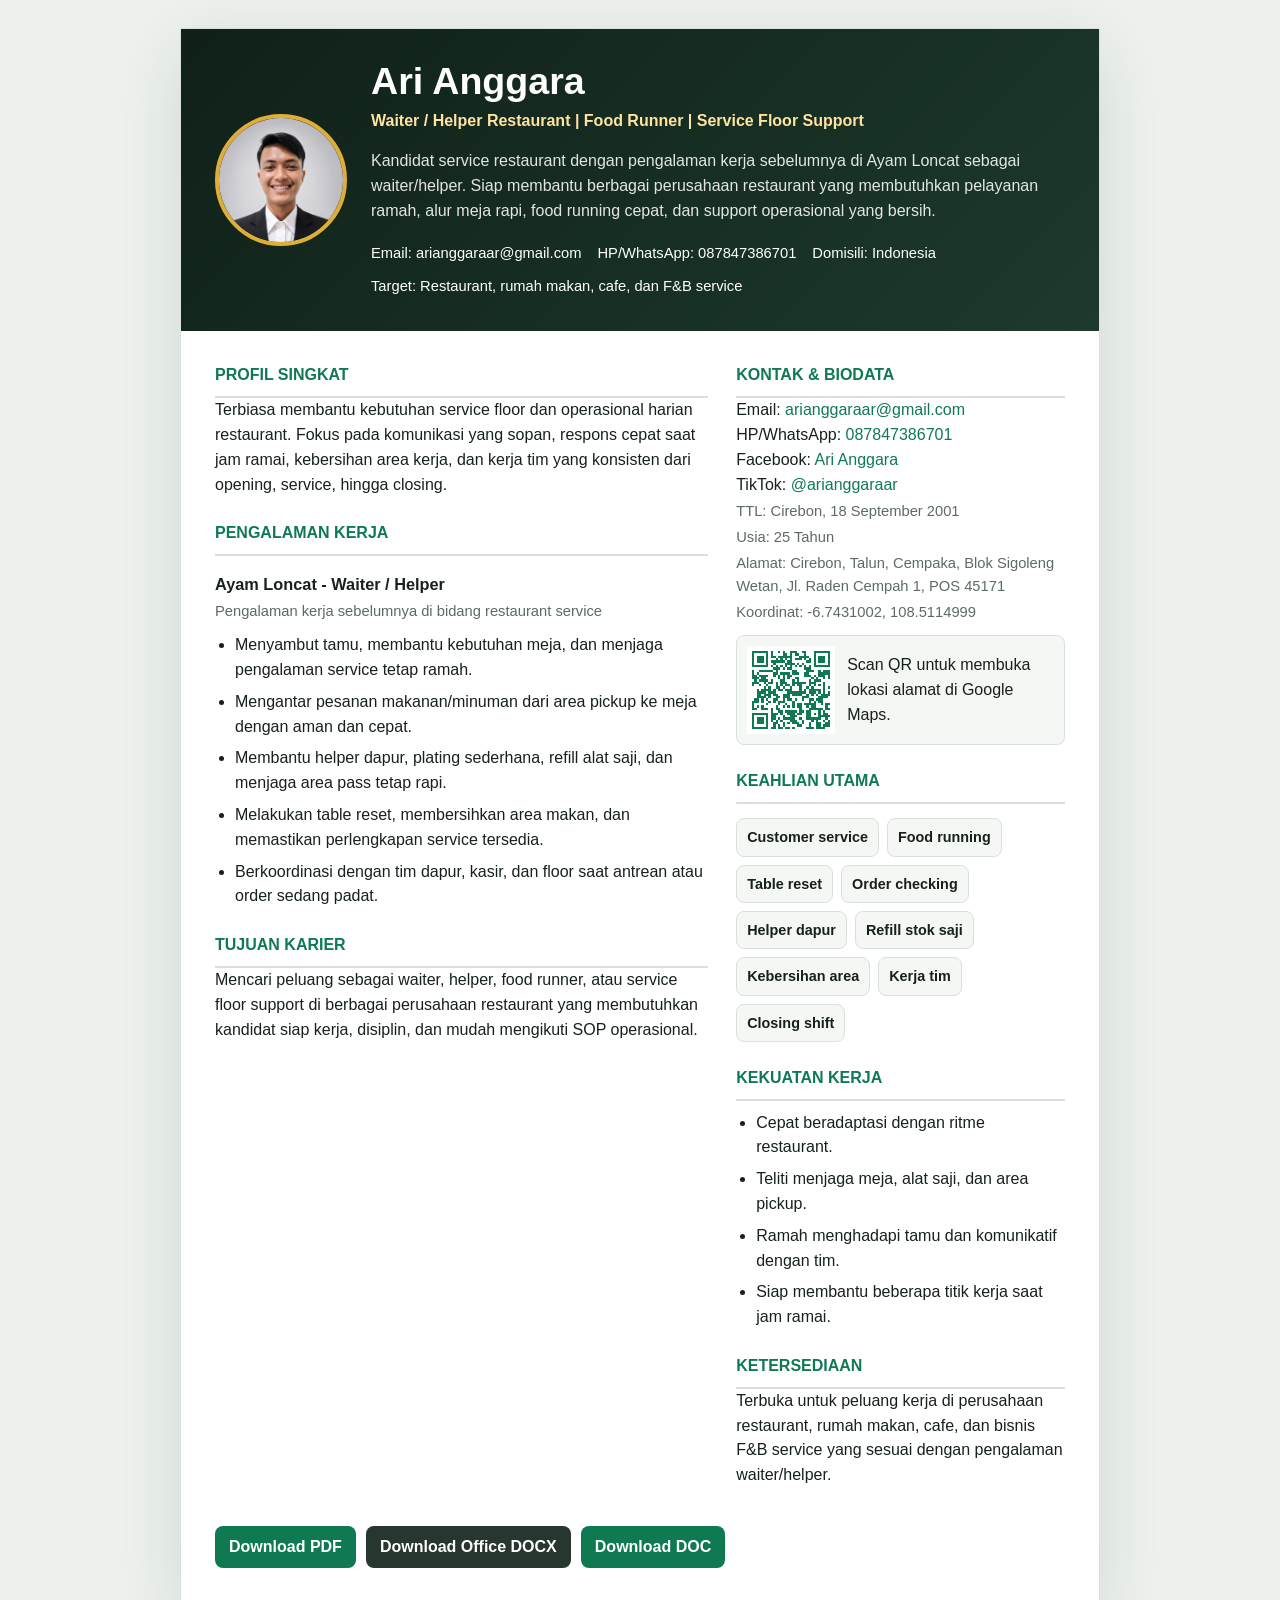
<file: cv/ari-anggara-resume.html>
<!doctype html>
<html lang="id">
  <head>
    <meta charset="utf-8" />
    <meta name="viewport" content="width=device-width, initial-scale=1" />
    <title>CV Ari Anggara - Waiter & Helper Restaurant</title>
    <style>
      :root {
        --ink: #17211c;
        --muted: #5d6b62;
        --line: #d9e1dc;
        --leaf: #0f7a52;
        --saffron: #d79512;
        --paper: #ffffff;
        --soft: #f4f7f4;
        font-family: "Segoe UI", Arial, sans-serif;
      }

      * {
        box-sizing: border-box;
      }

      body {
        margin: 0;
        background: #edf2ee;
        color: var(--ink);
        line-height: 1.55;
      }

      .page {
        width: min(920px, calc(100% - 28px));
        margin: 28px auto;
        background: var(--paper);
        border: 1px solid var(--line);
        box-shadow: 0 18px 70px rgba(23, 33, 28, 0.12);
      }

      .header {
        display: grid;
        grid-template-columns: 132px 1fr;
        gap: 24px;
        align-items: center;
        padding: 34px;
        background: linear-gradient(135deg, #102018, #1d3a2c);
        color: #fff;
      }

      .profile-photo {
        width: 132px;
        height: 132px;
        border: 4px solid rgba(246, 189, 58, 0.9);
        border-radius: 50%;
        object-fit: cover;
        object-position: center top;
      }

      h1,
      h2,
      h3,
      p {
        margin: 0;
      }

      h1 {
        font-size: 2.35rem;
        line-height: 1;
        letter-spacing: 0;
      }

      .role {
        margin-top: 8px;
        color: #ffe3a0;
        font-weight: 700;
      }

      .summary {
        margin-top: 16px;
        max-width: 680px;
        color: rgba(255, 255, 255, 0.88);
      }

      .contact {
        display: flex;
        flex-wrap: wrap;
        gap: 10px 16px;
        margin-top: 18px;
        font-size: 0.92rem;
      }

      .contact span {
        display: inline-flex;
        align-items: center;
        gap: 6px;
      }

      .content {
        display: grid;
        grid-template-columns: 1.2fr 0.8fr;
        gap: 28px;
        padding: 32px 34px 38px;
      }

      section + section {
        margin-top: 24px;
      }

      h2 {
        padding-bottom: 8px;
        border-bottom: 2px solid var(--line);
        color: var(--leaf);
        font-size: 1rem;
        text-transform: uppercase;
      }

      h3 {
        margin-top: 16px;
        font-size: 1.02rem;
      }

      .meta {
        margin-top: 3px;
        color: var(--muted);
        font-size: 0.92rem;
      }

      ul {
        margin: 10px 0 0;
        padding-left: 20px;
      }

      li + li {
        margin-top: 7px;
      }

      .tag-list {
        display: flex;
        flex-wrap: wrap;
        gap: 8px;
        margin-top: 14px;
      }

      .tag-list span {
        padding: 7px 10px;
        border: 1px solid var(--line);
        border-radius: 8px;
        background: var(--soft);
        color: var(--ink);
        font-size: 0.9rem;
        font-weight: 650;
      }

      .qr-block {
        display: grid;
        grid-template-columns: 88px 1fr;
        gap: 12px;
        align-items: center;
        margin-top: 12px;
        padding: 10px;
        border: 1px solid var(--line);
        border-radius: 8px;
        background: var(--soft);
      }

      .qr-block img {
        width: 88px;
        height: 88px;
      }

      .link-list a {
        color: var(--leaf);
        text-decoration: none;
      }

      .download {
        display: flex;
        flex-wrap: wrap;
        gap: 10px;
        padding: 0 34px 34px;
      }

      .download a {
        display: inline-flex;
        min-height: 42px;
        align-items: center;
        border-radius: 8px;
        padding: 0 14px;
        background: var(--leaf);
        color: #fff;
        font-weight: 700;
        text-decoration: none;
      }

      .download a:nth-child(2) {
        background: #27362e;
      }

      @media print {
        body {
          background: #fff;
        }

        .page {
          width: 100%;
          margin: 0;
          border: 0;
          box-shadow: none;
        }

        .download {
          display: none;
        }
      }

      @media (max-width: 760px) {
        .header,
        .content {
          grid-template-columns: 1fr;
        }

        .header {
          text-align: center;
          justify-items: center;
        }

        .contact {
          justify-content: center;
        }
      }
    </style>
  </head>
  <body>
    <main class="page">
      <header class="header">
        <img class="profile-photo" src="../assets/arianggara-profile.png" alt="Foto profil Ari Anggara" />
        <div>
          <h1>Ari Anggara</h1>
          <p class="role">Waiter / Helper Restaurant | Food Runner | Service Floor Support</p>
          <p class="summary">
            Kandidat service restaurant dengan pengalaman kerja sebelumnya di Ayam Loncat sebagai
            waiter/helper. Siap membantu berbagai perusahaan restaurant yang membutuhkan pelayanan
            ramah, alur meja rapi, food running cepat, dan support operasional yang bersih.
          </p>
          <div class="contact">
            <span>Email: arianggaraar@gmail.com</span>
            <span>HP/WhatsApp: 087847386701</span>
            <span>Domisili: Indonesia</span>
            <span>Target: Restaurant, rumah makan, cafe, dan F&B service</span>
          </div>
        </div>
      </header>

      <div class="content">
        <div>
          <section>
            <h2>Profil Singkat</h2>
            <p>
              Terbiasa membantu kebutuhan service floor dan operasional harian restaurant. Fokus pada
              komunikasi yang sopan, respons cepat saat jam ramai, kebersihan area kerja, dan kerja
              tim yang konsisten dari opening, service, hingga closing.
            </p>
          </section>

          <section>
            <h2>Pengalaman Kerja</h2>
            <h3>Ayam Loncat - Waiter / Helper</h3>
            <p class="meta">Pengalaman kerja sebelumnya di bidang restaurant service</p>
            <ul>
              <li>Menyambut tamu, membantu kebutuhan meja, dan menjaga pengalaman service tetap ramah.</li>
              <li>Mengantar pesanan makanan/minuman dari area pickup ke meja dengan aman dan cepat.</li>
              <li>Membantu helper dapur, plating sederhana, refill alat saji, dan menjaga area pass tetap rapi.</li>
              <li>Melakukan table reset, membersihkan area makan, dan memastikan perlengkapan service tersedia.</li>
              <li>Berkoordinasi dengan tim dapur, kasir, dan floor saat antrean atau order sedang padat.</li>
            </ul>
          </section>

          <section>
            <h2>Tujuan Karier</h2>
            <p>
              Mencari peluang sebagai waiter, helper, food runner, atau service floor support di
              berbagai perusahaan restaurant yang membutuhkan kandidat siap kerja, disiplin, dan
              mudah mengikuti SOP operasional.
            </p>
          </section>
        </div>

        <aside>
          <section>
            <h2>Kontak & Biodata</h2>
            <p class="link-list">
              Email: <a href="mailto:arianggaraar@gmail.com">arianggaraar@gmail.com</a><br />
              HP/WhatsApp: <a href="https://wa.me/6287847386701">087847386701</a><br />
              Facebook: <a href="https://www.facebook.com/share/18ge97qJyh/">Ari Anggara</a><br />
              TikTok: <a href="https://www.tiktok.com/@arianggaraar">@arianggaraar</a>
            </p>
            <p class="meta">TTL: Cirebon, 18 September 2001</p>
            <p class="meta">Usia: <span data-age data-birthdate="2001-09-18">24 Tahun</span></p>
            <p class="meta">Alamat: Cirebon, Talun, Cempaka, Blok Sigoleng Wetan, Jl. Raden Cempah 1, POS 45171</p>
            <p class="meta">Koordinat: -6.7431002, 108.5114999</p>
            <div class="qr-block">
              <img src="../assets/arianggara-maps-qr.svg" alt="QR lokasi Ari Anggara" />
              <p>Scan QR untuk membuka lokasi alamat di Google Maps.</p>
            </div>
          </section>

          <section>
            <h2>Keahlian Utama</h2>
            <div class="tag-list">
              <span>Customer service</span>
              <span>Food running</span>
              <span>Table reset</span>
              <span>Order checking</span>
              <span>Helper dapur</span>
              <span>Refill stok saji</span>
              <span>Kebersihan area</span>
              <span>Kerja tim</span>
              <span>Closing shift</span>
            </div>
          </section>

          <section>
            <h2>Kekuatan Kerja</h2>
            <ul>
              <li>Cepat beradaptasi dengan ritme restaurant.</li>
              <li>Teliti menjaga meja, alat saji, dan area pickup.</li>
              <li>Ramah menghadapi tamu dan komunikatif dengan tim.</li>
              <li>Siap membantu beberapa titik kerja saat jam ramai.</li>
            </ul>
          </section>

          <section>
            <h2>Ketersediaan</h2>
            <p>
              Terbuka untuk peluang kerja di perusahaan restaurant, rumah makan, cafe, dan bisnis F&B
              service yang sesuai dengan pengalaman waiter/helper.
            </p>
          </section>
        </aside>
      </div>

      <div class="download">
        <a href="ari-anggara-resume.pdf" download>Download PDF</a>
        <a href="ari-anggara-resume.docx" download>Download Office DOCX</a>
        <a href="ari-anggara-resume.doc" download>Download DOC</a>
      </div>
    </main>
    <script>
      const ageTarget = document.querySelector("[data-age][data-birthdate]");
      if (ageTarget) {
        const birthDate = new Date(`${ageTarget.dataset.birthdate}T00:00:00`);
        const today = new Date();
        let age = today.getFullYear() - birthDate.getFullYear();
        const birthdayPassed =
          today.getMonth() > birthDate.getMonth() ||
          (today.getMonth() === birthDate.getMonth() && today.getDate() >= birthDate.getDate());
        if (!birthdayPassed) age -= 1;
        ageTarget.textContent = `${age} Tahun`;
      }
    </script>
  </body>
</html>
</file>
